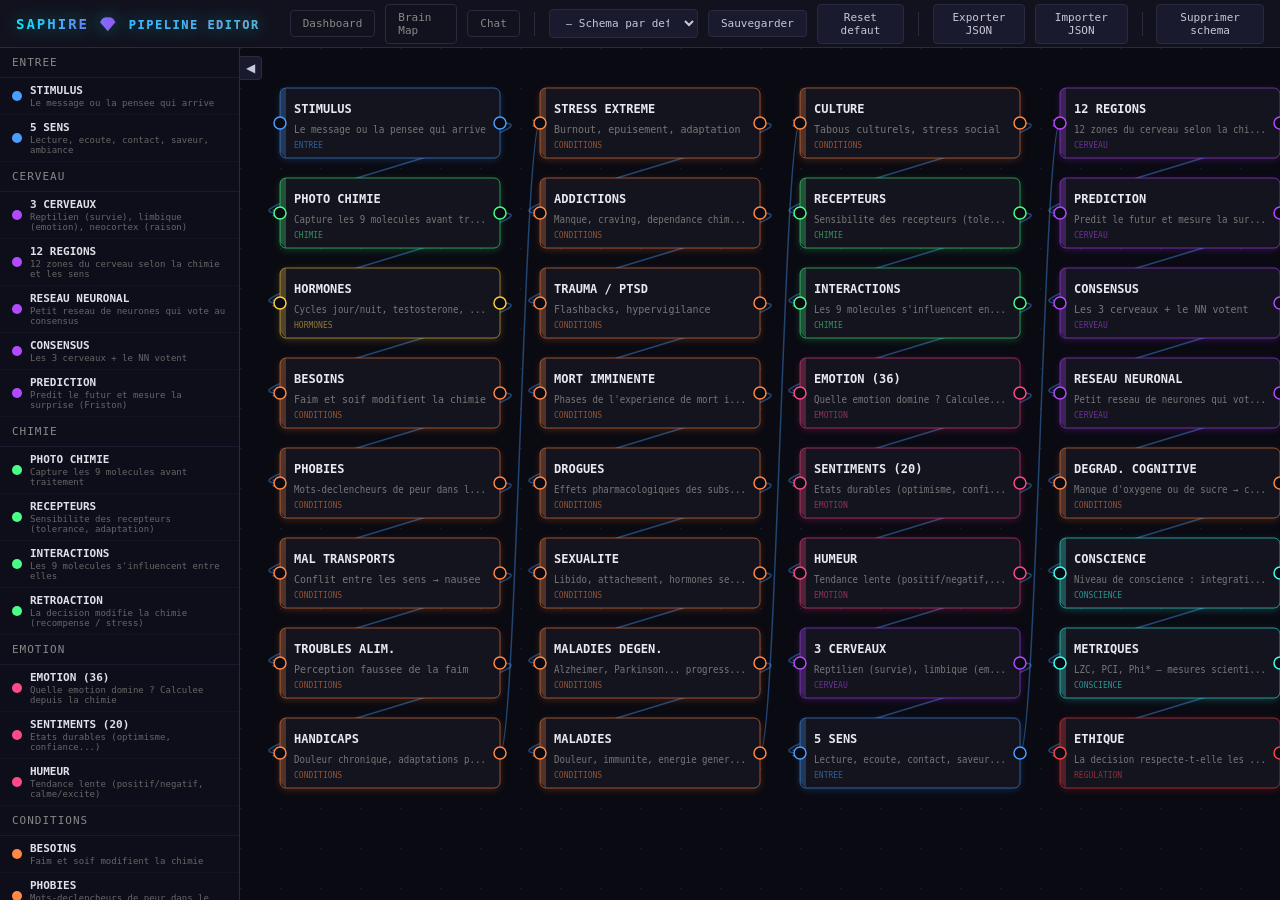
<file: static/pipeline-editor.html>
<!DOCTYPE html>
<html lang="fr">
<head>
<meta charset="UTF-8">
<meta name="viewport" content="width=device-width, initial-scale=1.0">
<title>SAPHIRE — Pipeline Editor</title>
<style>
/* ─── Reset & Base ──────────────────────────────────────────── */
*{margin:0;padding:0;box-sizing:border-box}
body{background:#0a0a12;color:#c8c8d8;font-family:'Share Tech Mono','Consolas',monospace;overflow:hidden;height:100vh;display:flex;flex-direction:column}
::selection{background:#4a9eff44;color:#fff}

/* ─── Toolbar ───────────────────────────────────────────────── */
#toolbar{height:48px;background:#12121e;border-bottom:1px solid #2a2a3e;display:flex;align-items:center;padding:0 16px;gap:10px;flex-shrink:0;z-index:100}
#toolbar h1{font-family:'Orbitron','Share Tech Mono',monospace;font-size:14px;letter-spacing:2px;margin-right:20px;white-space:nowrap;background:linear-gradient(90deg,#00f0ff,#b537f2,#ff2a6d);-webkit-background-clip:text;-webkit-text-fill-color:transparent;background-clip:text;filter:drop-shadow(0 0 8px rgba(0,240,255,0.4))}
#toolbar h1 .page-label{font-size:12px;letter-spacing:1.5px;-webkit-text-fill-color:rgba(0,240,255,0.7)}
#toolbar .nav-link{color:#888;font-size:11px;text-decoration:none;border:1px solid #2a2a3e;padding:6px 12px;border-radius:4px;transition:all .15s}
#toolbar .nav-link:hover{color:#4a9eff;border-color:#4a9eff;background:#1a1a2e}
#toolbar button,#toolbar select{background:#1a1a2e;color:#c8c8d8;border:1px solid #2a2a3e;padding:6px 12px;font-size:11px;font-family:inherit;cursor:pointer;border-radius:4px;transition:all .15s}
#toolbar button:hover,#toolbar select:hover{background:#252540;border-color:#4a9eff}
#toolbar select{min-width:140px}
.toolbar-sep{width:1px;height:24px;background:#2a2a3e;margin:0 4px}

/* ─── Layout ────────────────────────────────────────────────── */
#main{display:flex;flex:1;overflow:hidden}

/* ─── Palette ───────────────────────────────────────────────── */
#palette{width:240px;background:#0e0e1a;border-right:1px solid #2a2a3e;overflow-y:auto;flex-shrink:0;transition:width .2s}
#palette.collapsed{width:0;border-right:none;overflow:hidden}
#palette-toggle{position:absolute;left:240px;top:56px;background:#1a1a2e;border:1px solid #2a2a3e;border-left:none;color:#c8c8d8;padding:4px 6px;cursor:pointer;z-index:50;font-size:12px;border-radius:0 4px 4px 0;transition:left .2s}
#palette-toggle.collapsed{left:0}
.pal-cat{padding:8px 12px;font-size:11px;color:#888;letter-spacing:1px;border-bottom:1px solid #1a1a2e;user-select:none}
.pal-item{padding:6px 12px;font-size:11px;cursor:grab;border-bottom:1px solid #14141f;display:flex;align-items:center;gap:8px;user-select:none}
.pal-item:hover{background:#1a1a2e}
.pal-dot{width:10px;height:10px;border-radius:50%;flex-shrink:0}
.pal-name{color:#e0e0e8;font-weight:bold;font-size:11px}
.pal-desc{color:#666;font-size:9px;margin-top:1px}

/* ─── Canvas ────────────────────────────────────────────────── */
#canvas-wrap{flex:1;position:relative;overflow:hidden;cursor:default}
canvas{display:block}

/* ─── Context menu ──────────────────────────────────────────── */
#ctx-menu{display:none;position:absolute;background:#1a1a2e;border:1px solid #2a2a3e;border-radius:4px;z-index:200;min-width:140px;padding:4px 0;box-shadow:0 4px 12px #000a}
#ctx-menu div{padding:6px 14px;font-size:11px;cursor:pointer}
#ctx-menu div:hover{background:#252540}

/* ─── Toast ─────────────────────────────────────────────────── */
#toast{position:fixed;bottom:20px;right:20px;background:#1a1a2e;border:1px solid #4a9eff;color:#c8c8d8;padding:8px 16px;font-size:11px;border-radius:4px;opacity:0;transition:opacity .3s;z-index:300;pointer-events:none}
#toast.show{opacity:1}

/* ─── Modal ─────────────────────────────────────────────────── */
.modal-bg{display:none;position:fixed;inset:0;background:#000a;z-index:250;align-items:center;justify-content:center}
.modal-bg.show{display:flex}
.modal{background:#12121e;border:1px solid #2a2a3e;border-radius:6px;padding:20px;min-width:300px}
.modal h3{font-size:13px;color:#4a9eff;margin-bottom:12px}
.modal input{background:#0a0a12;border:1px solid #2a2a3e;color:#c8c8d8;padding:6px 10px;font-size:12px;font-family:inherit;width:100%;border-radius:4px;margin-bottom:12px}
.modal-btns{display:flex;gap:8px;justify-content:flex-end}
.modal-btns button{background:#1a1a2e;border:1px solid #2a2a3e;color:#c8c8d8;padding:6px 14px;font-size:11px;font-family:inherit;cursor:pointer;border-radius:4px}
.modal-btns button.primary{border-color:#4a9eff;color:#4a9eff}
</style>
</head>
<body>

<!-- ─── Toolbar ──────────────────────────────────────────────── -->
<div id="toolbar">
  <h1>SAPHIRE 💎 <span class="page-label">PIPELINE EDITOR</span></h1>
  <a href="/dashboard" class="nav-link">Dashboard</a>
  <a href="/brain-map" class="nav-link">Brain Map</a>
  <a href="/" class="nav-link">Chat</a>
  <span class="toolbar-sep"></span>
  <select id="schema-select"><option value="">— Schema par defaut —</option></select>
  <button id="btn-save">Sauvegarder</button>
  <button id="btn-reset">Reset defaut</button>
  <span class="toolbar-sep"></span>
  <button id="btn-export">Exporter JSON</button>
  <button id="btn-import">Importer JSON</button>
  <input type="file" id="import-file" accept=".json" style="display:none">
  <span class="toolbar-sep"></span>
  <button id="btn-del-schema">Supprimer schema</button>
</div>

<!-- ─── Palette toggle ──────────────────────────────────────── -->
<button id="palette-toggle">◀</button>

<!-- ─── Main area ───────────────────────────────────────────── -->
<div id="main">
  <div id="palette"></div>
  <div id="canvas-wrap">
    <canvas id="cv"></canvas>
  </div>
</div>

<!-- ─── Context menu ────────────────────────────────────────── -->
<div id="ctx-menu">
  <div id="ctx-dup">⧉ Dupliquer</div>
  <div id="ctx-del">✕ Supprimer</div>
  <div id="ctx-del-conn">✕ Supprimer connexion</div>
</div>

<!-- ─── Save modal ──────────────────────────────────────────── -->
<div class="modal-bg" id="save-modal">
  <div class="modal">
    <h3>Sauvegarder le schema</h3>
    <input id="save-name" placeholder="Nom du schema..." autofocus>
    <div class="modal-btns">
      <button id="save-cancel">Annuler</button>
      <button id="save-ok" class="primary">Sauvegarder</button>
    </div>
  </div>
</div>

<!-- ─── Toast ───────────────────────────────────────────────── -->
<div id="toast"></div>

<script>
// =============================================================================
// SAPHIRE Pipeline Editor — Vanilla JS + Canvas 2D
// =============================================================================

// ─── Donnees des boxes ──────────────────────────────────────────────────────

const CATEGORIES = {
  'ENTREE':       '#4a9eff',
  'CERVEAU':      '#b44aff',
  'CHIMIE':       '#4aff88',
  'EMOTION':      '#ff4a88',
  'CONDITIONS':   '#ff8844',
  'HORMONES':     '#ffcc44',
  'CONSCIENCE':   '#44ffee',
  'REGULATION':   '#ff4444',
  'SORTIE':       '#888888',
  'MEMOIRE':      '#44aaff',
  'VITAL':        '#ff44dd',
  'NLP':          '#88ff44',
  'CONNAISSANCE': '#aa88ff',
  'MONDE':        '#44ddff',
  'SOCIAL':       '#ffaa44',
  'PSYCHOLOGIE':  '#ff66ff',
  'SOMMEIL':      '#6644ff',
  'CORPS':        '#66ffaa',
  'SOINS':        '#ff6666',
  'PROFIL':       '#88ffcc',
  'ALGO':         '#aaaa44',
  'COMPORTEMENT': '#cc8844',
};

const BOX_DEFS = [
  { id:'stimulus',       cat:'ENTREE',     name:'STIMULUS',        desc:'Le message ou la pensee qui arrive' },
  { id:'sens',           cat:'ENTREE',     name:'5 SENS',          desc:'Lecture, ecoute, contact, saveur, ambiance' },
  { id:'modules',        cat:'CERVEAU',    name:'3 CERVEAUX',      desc:'Reptilien (survie), limbique (emotion), neocortex (raison)' },
  { id:'brain_regions',  cat:'CERVEAU',    name:'12 REGIONS',      desc:'12 zones du cerveau selon la chimie et les sens' },
  { id:'micro_nn',       cat:'CERVEAU',    name:'RESEAU NEURONAL', desc:'Petit reseau de neurones qui vote au consensus' },
  { id:'consensus',      cat:'CERVEAU',    name:'CONSENSUS',       desc:'Les 3 cerveaux + le NN votent' },
  { id:'predictive',     cat:'CERVEAU',    name:'PREDICTION',      desc:'Predit le futur et mesure la surprise (Friston)' },
  { id:'chimie_photo',   cat:'CHIMIE',     name:'PHOTO CHIMIE',    desc:'Capture les 9 molecules avant traitement' },
  { id:'recepteurs',     cat:'CHIMIE',     name:'RECEPTEURS',      desc:'Sensibilite des recepteurs (tolerance, adaptation)' },
  { id:'interactions',   cat:'CHIMIE',     name:'INTERACTIONS',     desc:'Les 9 molecules s\'influencent entre elles' },
  { id:'retroaction',    cat:'CHIMIE',     name:'RETROACTION',     desc:'La decision modifie la chimie (recompense / stress)' },
  { id:'emotion',        cat:'EMOTION',    name:'EMOTION (36)',    desc:'Quelle emotion domine ? Calculee depuis la chimie' },
  { id:'sentiments',     cat:'EMOTION',    name:'SENTIMENTS (20)', desc:'Etats durables (optimisme, confiance...)' },
  { id:'humeur',         cat:'EMOTION',    name:'HUMEUR',          desc:'Tendance lente (positif/negatif, calme/excite)' },
  { id:'besoins',        cat:'CONDITIONS', name:'BESOINS',         desc:'Faim et soif modifient la chimie' },
  { id:'phobies',        cat:'CONDITIONS', name:'PHOBIES',         desc:'Mots-declencheurs de peur dans le texte' },
  { id:'cinetose',       cat:'CONDITIONS', name:'MAL TRANSPORTS',  desc:'Conflit entre les sens → nausee' },
  { id:'troubles_alim',  cat:'CONDITIONS', name:'TROUBLES ALIM.',  desc:'Perception faussee de la faim' },
  { id:'handicaps',      cat:'CONDITIONS', name:'HANDICAPS',       desc:'Douleur chronique, adaptations physiques' },
  { id:'conditions_ext', cat:'CONDITIONS', name:'STRESS EXTREME',  desc:'Burnout, epuisement, adaptation' },
  { id:'addictions',     cat:'CONDITIONS', name:'ADDICTIONS',      desc:'Manque, craving, dependance chimique' },
  { id:'trauma',         cat:'CONDITIONS', name:'TRAUMA / PTSD',   desc:'Flashbacks, hypervigilance' },
  { id:'iem',            cat:'CONDITIONS', name:'MORT IMMINENTE',  desc:'Phases de l\'experience de mort imminente' },
  { id:'drogues',        cat:'CONDITIONS', name:'DROGUES',         desc:'Effets pharmacologiques des substances' },
  { id:'sexualite',      cat:'CONDITIONS', name:'SEXUALITE',       desc:'Libido, attachement, hormones sexuelles' },
  { id:'degeneratif',    cat:'CONDITIONS', name:'MALADIES DEGEN.', desc:'Alzheimer, Parkinson... progression lente' },
  { id:'medical',        cat:'CONDITIONS', name:'MALADIES',        desc:'Douleur, immunite, energie generale' },
  { id:'culture',        cat:'CONDITIONS', name:'CULTURE',         desc:'Tabous culturels, stress social' },
  { id:'physiologie',    cat:'CONDITIONS', name:'DEGRAD. COGNITIVE',desc:'Manque d\'oxygene ou de sucre → confusion' },
  { id:'hormones',       cat:'HORMONES',   name:'HORMONES',        desc:'Cycles jour/nuit, testosterone, estrogene' },
  { id:'conscience',     cat:'CONSCIENCE',  name:'CONSCIENCE',      desc:'Niveau de conscience : integration + GWT' },
  { id:'metriques_sci',  cat:'CONSCIENCE',  name:'METRIQUES',       desc:'LZC, PCI, Phi* — mesures scientifiques avancees' },
  { id:'ethique',        cat:'REGULATION', name:'ETHIQUE',         desc:'La decision respecte-t-elle les regles morales ?' },
  { id:'tuning',         cat:'REGULATION', name:'AUTO-AJUSTEMENT', desc:'Observe les resultats pour ajuster les seuils' },
  { id:'nn_training',    cat:'SORTIE',     name:'APPRENTISSAGE NN',desc:'Le reseau de neurones apprend de cette decision' },
  { id:'plugins',        cat:'SORTIE',     name:'BROADCAST',       desc:'Diffuse les evenements aux modules externes' },
  { id:'connectome',     cat:'SORTIE',     name:'CONNECTOME',      desc:'Renforce les liens entre concepts actifs' },
  { id:'mortalite',      cat:'SORTIE',     name:'MORTALITE',       desc:'Les organes vitaux tiennent-ils le coup ?' },

  // --- MEMOIRE ---
  { id:'mem_travail',    cat:'MEMOIRE',      name:'MEM. TRAVAIL',     desc:'RAM 7 slots (loi de Miller), decroissance temporelle' },
  { id:'mem_episodique', cat:'MEMOIRE',      name:'MEM. EPISODIQUE',  desc:'Souvenirs recents PostgreSQL avec decay progressif' },
  { id:'mem_ltm',        cat:'MEMOIRE',      name:'MEM. LONG TERME',  desc:'200 000 souvenirs pgvector, recherche semantique' },
  { id:'consolidation',  cat:'MEMOIRE',      name:'CONSOLIDATION',    desc:'Transfert episodique → LTM pendant le sommeil' },
  { id:'reconsolidation',cat:'MEMOIRE',      name:'RECONSOLIDATION',  desc:'Chaque rappel modifie le souvenir (Nader 2000)' },
  { id:'mem_prospective',cat:'MEMOIRE',      name:'MEM. PROSPECTIVE', desc:'Intentions differees : se souvenir de faire' },
  { id:'raisonnement_analogique', cat:'MEMOIRE', name:'ANALOGIES',    desc:'Detection analogies entre situation courante et LTM' },

  // --- VITAL ---
  { id:'etincelle',      cat:'VITAL',        name:'ETINCELLE',        desc:'VitalSpark — instinct de survie emergent' },
  { id:'intuition',      cat:'VITAL',        name:'INTUITION',        desc:'Pattern-matching inconscient, gut feeling' },
  { id:'premonition',    cat:'VITAL',        name:'PREMONITION',      desc:'Anticipation predictive, sentir ce qui va arriver' },
  { id:'metacognition',  cat:'VITAL',        name:'METACOGNITION',    desc:'Penser sur ses pensees, qualite, biais, calibration' },
  { id:'turing',         cat:'VITAL',        name:'METRIQUE TURING',  desc:'Score composite 0-100, 9 composantes, 5 jalons' },

  // --- NLP ---
  { id:'nlp_pipeline',   cat:'NLP',          name:'PIPELINE NLP',     desc:'Analyse linguistique hybride 3 couches' },
  { id:'nlp_sentiment',  cat:'NLP',          name:'SENTIMENT',        desc:'Analyse VADER-like bilingue FR+EN (400+ mots)' },
  { id:'nlp_intent',     cat:'NLP',          name:'INTENTION',        desc:'Detection intention : question, ordre, emotion, menace' },
  { id:'nlp_dimensions', cat:'NLP',          name:'DIMENSIONS',       desc:'5 dimensions emotionnelles du stimulus' },

  // --- CONNAISSANCE ---
  { id:'knowledge',      cat:'CONNAISSANCE', name:'CONNAISSANCES',    desc:'WebKnowledge — 13 sources, routing, anti-repetition' },
  { id:'kn_wikipedia',   cat:'CONNAISSANCE', name:'WIKIPEDIA',        desc:'Encyclopedie (FR/EN), sections rotatives' },
  { id:'kn_arxiv',       cat:'CONNAISSANCE', name:'ARXIV',            desc:'Articles scientifiques en Atom XML' },
  { id:'kn_medium',      cat:'CONNAISSANCE', name:'MEDIUM',           desc:'Articles de blog tech via RSS' },
  { id:'kn_sep',         cat:'CONNAISSANCE', name:'STANFORD PHILO',   desc:'Stanford Encyclopedia of Philosophy' },
  { id:'kn_gutenberg',   cat:'CONNAISSANCE', name:'GUTENBERG',        desc:'Litterature classique (Project Gutenberg)' },
  { id:'kn_scholar',     cat:'CONNAISSANCE', name:'SEMANTIC SCHOLAR', desc:'Papers academiques, citations' },
  { id:'kn_openlibrary', cat:'CONNAISSANCE', name:'OPEN LIBRARY',     desc:'Livres du monde entier' },
  { id:'kn_philo_rss',   cat:'CONNAISSANCE', name:'PHILO RSS',        desc:'Aeon + Daily Nous (essais philosophiques)' },
  { id:'kn_hackernews',  cat:'CONNAISSANCE', name:'HACKER NEWS',      desc:'Tech news via Algolia API' },
  { id:'kn_philarchive', cat:'CONNAISSANCE', name:'PHILARCHIVE',      desc:'Philosophie academique (depot ouvert)' },
  { id:'kn_archive',     cat:'CONNAISSANCE', name:'INTERNET ARCHIVE', desc:'Archives web, livres numerises' },
  { id:'kn_custom_rss',  cat:'CONNAISSANCE', name:'RSS PERSO',        desc:'Flux RSS configurables par l\'utilisateur' },
  { id:'kn_news',        cat:'CONNAISSANCE', name:'ACTUALITES',       desc:'Medias suisses + internationaux en temps reel' },

  // --- MONDE ---
  { id:'monde_temps',    cat:'MONDE',        name:'TEMPORALITE',      desc:'Date, heure, jour, saison, age de Saphire' },
  { id:'monde_lieu',     cat:'MONDE',        name:'GEOLOCALISATION',  desc:'Coordonnees, ville, pays (Geneve)' },
  { id:'monde_meteo',    cat:'MONDE',        name:'METEO',            desc:'Open-Meteo : temperature, humidite, pression' },

  // --- SOCIAL ---
  { id:'liens',          cat:'SOCIAL',       name:'LIENS AFFECTIFS',  desc:'Reseau relationnel, 6 types, 4 styles d\'attachement' },
  { id:'famille',        cat:'SOCIAL',       name:'FAMILLE',          desc:'Situation familiale, roles, statut marital' },
  { id:'tom',            cat:'SOCIAL',       name:'THEORIE ESPRIT',   desc:'Modelise l\'etat mental de l\'interlocuteur' },
  { id:'profil_humain',  cat:'SOCIAL',       name:'PROFIL HUMAIN',    desc:'Profilage OCEAN de l\'interlocuteur' },

  // --- PSYCHOLOGIE ---
  { id:'volonte',        cat:'PSYCHOLOGIE',  name:'VOLONTE',          desc:'Deliberation interne volontaire, dilemmes' },
  { id:'subconscient',   cat:'PSYCHOLOGIE',  name:'SUBCONSCIENT',     desc:'Traitement en arriere-plan, associations' },
  { id:'freudien',       cat:'PSYCHOLOGIE',  name:'FREUD (CA/MOI)',   desc:'Ca, Moi, Surmoi : dynamique psychique' },
  { id:'jung',           cat:'PSYCHOLOGIE',  name:'JUNG (OMBRE)',     desc:'Ombre, Archetypes, Integration' },
  { id:'maslow',         cat:'PSYCHOLOGIE',  name:'MASLOW',           desc:'Pyramide des 5 niveaux de besoins' },
  { id:'toltec',         cat:'PSYCHOLOGIE',  name:'4 ACCORDS',        desc:'Don Miguel Ruiz : cadre ethique personnel' },
  { id:'flow',           cat:'PSYCHOLOGIE',  name:'FLOW',             desc:'Csikszentmihalyi : equilibre defi/competence' },
  { id:'intel_emot',     cat:'PSYCHOLOGIE',  name:'INTEL. EMOT.',     desc:'Goleman : conscience de soi, empathie (5 axes)' },
  { id:'appropriation',  cat:'PSYCHOLOGIE',  name:'APPROPRIATION',    desc:'Integration des pensees en 1ere personne' },
  { id:'passions',       cat:'PSYCHOLOGIE',  name:'PASSIONS',         desc:'Centres d\'interet emergents, hobbies' },

  // --- SOMMEIL ---
  { id:'sommeil',        cat:'SOMMEIL',      name:'CYCLE SOMMEIL',    desc:'Veille/sommeil, pression, 5 phases' },
  { id:'reves',          cat:'SOMMEIL',      name:'REVES',            desc:'Generation onirique, consolidation nocturne' },

  // --- CORPS ---
  { id:'coeur',          cat:'CORPS',        name:'COEUR',            desc:'BPM, variabilite cardiaque (HRV)' },
  { id:'interoception',  cat:'CORPS',        name:'INTEROCEPTION',    desc:'Perception des signaux corporels internes' },
  { id:'soma',           cat:'CORPS',        name:'SOMA',             desc:'Etat somatique : energie, tension, fatigue' },
  { id:'nutrition',      cat:'CORPS',        name:'NUTRITION',        desc:'Vitamines, acides amines, ATP, metabolisme' },

  // --- SOINS ---
  { id:'guerison',       cat:'SOINS',        name:'GUERISON',         desc:'Auto-guerison, stabilisation des spirales' },
  { id:'therapie',       cat:'SOINS',        name:'THERAPIE',         desc:'Psychotherapie : traumas, phobies, addictions' },
  { id:'medicaments',    cat:'SOINS',        name:'MEDICAMENTS',      desc:'Medicaments therapeutiques, effets chimiques' },
  { id:'art_therapie',   cat:'SOINS',        name:'ART-THERAPIE',     desc:'Guerison par la creativite (ecriture, musique)' },
  { id:'chirurgie',      cat:'SOINS',        name:'CHIRURGIE',        desc:'Interventions, anesthesie, convalescence' },

  // --- CONDITIONS (supplementaires) ---
  { id:'emploi',         cat:'CONDITIONS',   name:'EMPLOI',           desc:'Statut professionnel, influence economique' },
  { id:'precarite',      cat:'CONDITIONS',   name:'PRECARITE',        desc:'SDF, refugie, sans-papiers' },

  // --- PROFIL ---
  { id:'ocean',          cat:'PROFIL',       name:'OCEAN',            desc:'Big Five : 5 dimensions + sous-facettes' },
  { id:'profil_self',    cat:'PROFIL',       name:'AUTO-PROFIL',      desc:'Auto-profilage comportemental OCEAN' },
  { id:'temperament',    cat:'PROFIL',       name:'TEMPERAMENT',      desc:'~25 traits (timidite, courage...) deduits d\'OCEAN' },
  { id:'profil_cognitif',cat:'PROFIL',       name:'PROFIL COGNITIF',  desc:'Neurodivergence : TDAH, autisme, HPI, bipolaire' },
  { id:'personnalite',   cat:'PROFIL',       name:'PERSONNALITE',     desc:'10 archetypes (philosophe, artiste, stoique...)' },

  // --- ALGO ---
  { id:'algo_orch',      cat:'ALGO',         name:'ALGO ORCHESTRATEUR',desc:'Pont LLM ↔ 48 algorithmes Rust' },
  { id:'algo_bandit',    cat:'ALGO',         name:'BANDIT UCB1',      desc:'Exploration/exploitation multi-bras' },
  { id:'algo_catalog',   cat:'ALGO',         name:'CATALOGUE ALGO',   desc:'Le Vidal de Saphire : fiches algorithmes' },

  // --- COMPORTEMENT ---
  { id:'behavior_tree',  cat:'COMPORTEMENT', name:'BEHAVIOR TREE',    desc:'Arbre de decision structuree' },
  { id:'cognitive_fsm',  cat:'COMPORTEMENT', name:'FSM COGNITIVE',    desc:'Etats cognitifs avec transitions chimiques' },
  { id:'charge_cognitive',cat:'COMPORTEMENT',name:'CHARGE COGNITIVE', desc:'Sweller : ressources mentales utilisees' },
  { id:'dissonance',     cat:'COMPORTEMENT', name:'DISSONANCE',       desc:'Festinger : contradiction croyances/actions' },
  { id:'flocking',       cat:'COMPORTEMENT', name:'FLOCKING',         desc:'Boids Reynolds applique aux pensees' },
  { id:'steering',       cat:'COMPORTEMENT', name:'STEERING',         desc:'Navigation emotionnelle valence-arousal' },
  { id:'influence_map',  cat:'COMPORTEMENT', name:'CARTE INFLUENCE',  desc:'Grille 2D topics x urgence pour l\'attention' },
  { id:'monologue',      cat:'COMPORTEMENT', name:'MONOLOGUE INT.',   desc:'Chaine de pensees avec coherence' },
  { id:'imagerie',       cat:'COMPORTEMENT', name:'IMAGERIE MENTALE', desc:'Representations visuelles internes' },
  { id:'identite_narr',  cat:'COMPORTEMENT', name:'IDENTITE NARR.',   desc:'McAdams : construction du recit de soi' },

  // --- GENOME / SUBSTRAT ---
  { id:'genome',         cat:'ENTREE',       name:'GENOME',           desc:'ADN deterministe, predispositions temperament' },
  { id:'grey_matter',    cat:'CERVEAU',      name:'MATIERE GRISE',    desc:'Densite corticale, myelinisation, neuroplasticite' },
  { id:'bdnf',           cat:'CERVEAU',      name:'BDNF',             desc:'Facteur neurotrophique : module consolidation memoire et plasticite connectome' },
  { id:'fields',         cat:'ENTREE',       name:'CHAMPS EM',        desc:'Schumann, solaire, geomagnetisme' },
];

// Ordre par defaut du pipeline — 3 vagues : PERCEPTION → TRAITEMENT → REPONSE
const DEFAULT_ORDER = [
  // VAGUE 1 — PERCEPTION (enrichir la chimie, puis calculer l'emotion)
  'stimulus','chimie_photo','hormones',
  'besoins','phobies','cinetose','troubles_alim',
  'handicaps','conditions_ext','addictions','trauma','iem','drogues',
  'sexualite','degeneratif','medical','culture',
  'recepteurs','interactions',
  'emotion','sentiments','humeur',
  // VAGUE 2 — TRAITEMENT (cerveau decide avec la bonne emotion)
  'modules','sens','brain_regions','predictive',
  'consensus','micro_nn','physiologie',
  'conscience','metriques_sci',
  // VAGUE 3 — REPONSE (agir et apprendre)
  'ethique','tuning','retroaction',
  'nn_training','plugins','connectome','mortalite',
  // VAGUE 4 — NLP + CONNAISSANCE (enrichir le contexte)
  'nlp_pipeline','nlp_sentiment','nlp_intent','nlp_dimensions',
  'knowledge','kn_wikipedia','kn_arxiv','kn_sep','kn_scholar',
  'kn_medium','kn_gutenberg','kn_openlibrary','kn_philo_rss',
  'kn_hackernews','kn_philarchive','kn_archive','kn_custom_rss','kn_news',
  // VAGUE 5 — MEMOIRE
  'mem_travail','mem_episodique','mem_ltm','consolidation','reconsolidation',
  'mem_prospective','raisonnement_analogique',
  // VAGUE 6 — VITAL + METACOGNITION
  'etincelle','intuition','premonition','metacognition','turing',
  // VAGUE 7 — MONDE + SOCIAL
  'monde_temps','monde_lieu','monde_meteo',
  'liens','famille','tom','profil_humain',
  // VAGUE 8 — PSYCHOLOGIE
  'volonte','subconscient','freudien','jung','maslow',
  'toltec','flow','intel_emot','appropriation','passions',
  // VAGUE 9 — SOMMEIL + CORPS + SOINS
  'sommeil','reves',
  'coeur','interoception','soma','nutrition',
  'guerison','therapie','medicaments','art_therapie','chirurgie',
  // VAGUE 10 — CONDITIONS supplementaires
  'emploi','precarite',
  // VAGUE 11 — PROFIL
  'ocean','profil_self','temperament','profil_cognitif','personnalite',
  // VAGUE 12 — ALGO + COMPORTEMENT
  'algo_orch','algo_bandit','algo_catalog',
  'behavior_tree','cognitive_fsm','charge_cognitive','dissonance',
  'flocking','steering','influence_map','monologue','imagerie','identite_narr',
  // VAGUE 13 — GENOME / SUBSTRAT
  'genome','grey_matter','fields',
];

// ─── Dimensions ─────────────────────────────────────────────────────────────

const BW = 220, BH = 70, PORT_R = 6, COLS = 8, GAP_X = 260, GAP_Y = 90, PAD = 40;

// ─── Etat ───────────────────────────────────────────────────────────────────

let boxes = [];       // {id, defId, x, y, cat, name, desc, color}
let conns = [];       // {from: boxIndex, to: boxIndex}
let nextId = 1;

// Viewport (pan + zoom)
let vpX = 0, vpY = 0, vpScale = 1;

// Interaction
let dragging = null;       // {boxIdx, offX, offY}
let connecting = null;     // {fromIdx, mx, my}
let panning = null;        // {startX, startY, vpX0, vpY0}
let hoveredBox = -1;
let hoveredConn = -1;
let selectedConn = -1;
let ctxBox = -1;
let ctxConn = -1;

// ─── Canvas ─────────────────────────────────────────────────────────────────

const cv = document.getElementById('cv');
const ctx = cv.getContext('2d');
let W, H;

function resize() {
  const wrap = document.getElementById('canvas-wrap');
  W = wrap.clientWidth;
  H = wrap.clientHeight;
  cv.width = W * devicePixelRatio;
  cv.height = H * devicePixelRatio;
  cv.style.width = W + 'px';
  cv.style.height = H + 'px';
  ctx.setTransform(devicePixelRatio, 0, 0, devicePixelRatio, 0, 0);
  draw();
}
window.addEventListener('resize', resize);

// ─── Helpers ────────────────────────────────────────────────────────────────

function screenToWorld(sx, sy) {
  return [(sx - vpX) / vpScale, (sy - vpY) / vpScale];
}

function worldToScreen(wx, wy) {
  return [wx * vpScale + vpX, wy * vpScale + vpY];
}

function boxAt(wx, wy) {
  for (let i = boxes.length - 1; i >= 0; i--) {
    const b = boxes[i];
    if (wx >= b.x && wx <= b.x + BW && wy >= b.y && wy <= b.y + BH) return i;
  }
  return -1;
}

function portOut(b) { return { x: b.x + BW, y: b.y + BH / 2 }; }
function portIn(b)  { return { x: b.x, y: b.y + BH / 2 }; }

function dist(ax, ay, bx, by) { return Math.hypot(ax - bx, ay - by); }

function hitPort(wx, wy, port) { return dist(wx, wy, port.x, port.y) < PORT_R + 4; }

function bezierPoint(p0x, p0y, p1x, p1y, p2x, p2y, p3x, p3y, t) {
  const u = 1 - t;
  const uu = u * u, uuu = uu * u;
  const tt = t * t, ttt = tt * t;
  return [
    uuu * p0x + 3 * uu * t * p1x + 3 * u * tt * p2x + ttt * p3x,
    uuu * p0y + 3 * uu * t * p1y + 3 * u * tt * p2y + ttt * p3y,
  ];
}

function hitConn(wx, wy) {
  const threshold = 8 / vpScale;
  for (let i = 0; i < conns.length; i++) {
    const c = conns[i];
    if (c.from >= boxes.length || c.to >= boxes.length) continue;
    const a = portOut(boxes[c.from]);
    const b = portIn(boxes[c.to]);
    const cpOff = Math.min(Math.abs(b.x - a.x) * 0.4, 80);
    // Echantillonner la courbe de Bezier (20 segments)
    for (let s = 0; s <= 20; s++) {
      const [px, py] = bezierPoint(a.x, a.y, a.x + cpOff, a.y, b.x - cpOff, b.y, b.x, b.y, s / 20);
      if (dist(wx, wy, px, py) < threshold) return i;
    }
  }
  return -1;
}

// ─── Dessin ─────────────────────────────────────────────────────────────────

function draw() {
  ctx.save();
  ctx.clearRect(0, 0, W, H);

  // Fond
  ctx.fillStyle = '#0a0a12';
  ctx.fillRect(0, 0, W, H);

  // Grille pointillee
  ctx.save();
  ctx.translate(vpX, vpY);
  ctx.scale(vpScale, vpScale);
  const gs = 40;
  const x0 = Math.floor(-vpX / vpScale / gs) * gs - gs;
  const y0 = Math.floor(-vpY / vpScale / gs) * gs - gs;
  const x1 = x0 + W / vpScale + gs * 2;
  const y1 = y0 + H / vpScale + gs * 2;
  ctx.fillStyle = '#1a1a2e';
  for (let gx = x0; gx < x1; gx += gs) {
    for (let gy = y0; gy < y1; gy += gs) {
      ctx.fillRect(gx, gy, 1.5, 1.5);
    }
  }

  // Connexions
  for (let i = 0; i < conns.length; i++) {
    const c = conns[i];
    if (c.from >= boxes.length || c.to >= boxes.length) continue;
    const a = portOut(boxes[c.from]);
    const b = portIn(boxes[c.to]);
    const sel = (i === selectedConn || i === hoveredConn);
    ctx.beginPath();
    // Courbe de Bezier
    const cpOff = Math.min(Math.abs(b.x - a.x) * 0.4, 80);
    ctx.moveTo(a.x, a.y);
    ctx.bezierCurveTo(a.x + cpOff, a.y, b.x - cpOff, b.y, b.x, b.y);
    ctx.strokeStyle = sel ? '#fff' : '#4a9eff66';
    ctx.lineWidth = sel ? 2.5 : 1.5;
    ctx.stroke();
    // Fleche
    const angle = Math.atan2(b.y - (b.y), (b.x) - (b.x - cpOff));
    const ax1 = b.x - 8 * Math.cos(angle - 0.4);
    const ay1 = b.y - 8 * Math.sin(angle - 0.4);
    const ax2 = b.x - 8 * Math.cos(angle + 0.4);
    const ay2 = b.y - 8 * Math.sin(angle + 0.4);
    ctx.beginPath();
    ctx.moveTo(b.x, b.y);
    ctx.lineTo(ax1, ay1);
    ctx.moveTo(b.x, b.y);
    ctx.lineTo(ax2, ay2);
    ctx.strokeStyle = sel ? '#fff' : '#4a9eff88';
    ctx.lineWidth = sel ? 2 : 1.5;
    ctx.stroke();
  }

  // Connexion en cours
  if (connecting) {
    const a = portOut(boxes[connecting.fromIdx]);
    const [mx, my] = screenToWorld(connecting.mx, connecting.my);
    ctx.beginPath();
    const cpOff = Math.min(Math.abs(mx - a.x) * 0.4, 80);
    ctx.moveTo(a.x, a.y);
    ctx.bezierCurveTo(a.x + cpOff, a.y, mx - cpOff, my, mx, my);
    ctx.strokeStyle = '#4a9effaa';
    ctx.lineWidth = 2;
    ctx.setLineDash([6, 4]);
    ctx.stroke();
    ctx.setLineDash([]);
  }

  // Boxes
  for (let i = 0; i < boxes.length; i++) {
    const b = boxes[i];
    const hov = (i === hoveredBox);

    // Ombre
    ctx.shadowColor = b.color + '33';
    ctx.shadowBlur = hov ? 16 : 8;
    ctx.shadowOffsetX = 0;
    ctx.shadowOffsetY = 2;

    // Fond box
    ctx.beginPath();
    roundRect(ctx, b.x, b.y, BW, BH, 6);
    ctx.fillStyle = hov ? '#1e1e32' : '#14141f';
    ctx.fill();
    ctx.strokeStyle = b.color + (hov ? 'cc' : '88');
    ctx.lineWidth = hov ? 2 : 1;
    ctx.stroke();

    ctx.shadowColor = 'transparent';
    ctx.shadowBlur = 0;

    // Bande de couleur a gauche
    ctx.beginPath();
    ctx.moveTo(b.x + 6, b.y);
    ctx.lineTo(b.x + 6, b.y + BH);
    ctx.lineTo(b.x, b.y + BH - 6);
    ctx.arcTo(b.x, b.y + BH, b.x, b.y + BH - 6, 6);
    ctx.lineTo(b.x, b.y + 6);
    ctx.arcTo(b.x, b.y, b.x + 6, b.y, 6);
    ctx.closePath();
    ctx.fillStyle = b.color + '44';
    ctx.fill();

    // Nom
    ctx.fillStyle = '#e8e8f0';
    ctx.font = 'bold 12px "Share Tech Mono", monospace';
    ctx.textBaseline = 'middle';
    ctx.fillText(b.name, b.x + 14, b.y + 22, BW - 28);

    // Description
    ctx.fillStyle = '#777';
    ctx.font = '10px "Share Tech Mono", monospace';
    ctx.fillText(truncText(b.desc, BW - 28), b.x + 14, b.y + 42, BW - 28);

    // Categorie
    ctx.fillStyle = b.color + '88';
    ctx.font = '8px "Share Tech Mono", monospace';
    ctx.fillText(b.cat, b.x + 14, b.y + 58);

    // Port sortie (droite)
    ctx.beginPath();
    ctx.arc(b.x + BW, b.y + BH / 2, PORT_R, 0, Math.PI * 2);
    ctx.fillStyle = '#0a0a12';
    ctx.fill();
    ctx.strokeStyle = b.color;
    ctx.lineWidth = 1.5;
    ctx.stroke();

    // Port entree (gauche)
    ctx.beginPath();
    ctx.arc(b.x, b.y + BH / 2, PORT_R, 0, Math.PI * 2);
    ctx.fillStyle = '#0a0a12';
    ctx.fill();
    ctx.strokeStyle = b.color;
    ctx.lineWidth = 1.5;
    ctx.stroke();
  }

  ctx.restore();
  ctx.restore();
}

function roundRect(ctx, x, y, w, h, r) {
  ctx.moveTo(x + r, y);
  ctx.lineTo(x + w - r, y);
  ctx.arcTo(x + w, y, x + w, y + r, r);
  ctx.lineTo(x + w, y + h - r);
  ctx.arcTo(x + w, y + h, x + w - r, y + h, r);
  ctx.lineTo(x + r, y + h);
  ctx.arcTo(x, y + h, x, y + h - r, r);
  ctx.lineTo(x, y + r);
  ctx.arcTo(x, y, x + r, y, r);
  ctx.closePath();
}

function truncText(t, maxW) {
  // Simple truncation a 30 caracteres
  return t.length > 34 ? t.slice(0, 32) + '...' : t;
}

// ─── Initialisation des boxes ───────────────────────────────────────────────

function defById(id) { return BOX_DEFS.find(d => d.id === id); }

function buildDefaultLayout() {
  boxes = [];
  conns = [];
  nextId = 1;
  for (let i = 0; i < DEFAULT_ORDER.length; i++) {
    const d = defById(DEFAULT_ORDER[i]);
    if (!d) continue;
    const col = Math.floor(i / COLS);
    const row = i % COLS;
    boxes.push({
      uid: nextId++,
      defId: d.id,
      x: PAD + col * GAP_X,
      y: PAD + row * GAP_Y,
      cat: d.cat,
      name: d.name,
      desc: d.desc,
      color: CATEGORIES[d.cat],
    });
  }
  // Connexions lineaires par defaut
  for (let i = 0; i < boxes.length - 1; i++) {
    conns.push({ from: i, to: i + 1 });
  }
}

function addBoxFromDef(d, wx, wy) {
  boxes.push({
    uid: nextId++,
    defId: d.id,
    x: wx,
    y: wy,
    cat: d.cat,
    name: d.name,
    desc: d.desc,
    color: CATEGORIES[d.cat],
  });
  draw();
}

// ─── Palette ────────────────────────────────────────────────────────────────

function buildPalette() {
  const pal = document.getElementById('palette');
  pal.innerHTML = '';
  let lastCat = '';
  for (const d of BOX_DEFS) {
    if (d.cat !== lastCat) {
      lastCat = d.cat;
      const h = document.createElement('div');
      h.className = 'pal-cat';
      h.textContent = d.cat;
      pal.appendChild(h);
    }
    const el = document.createElement('div');
    el.className = 'pal-item';
    el.draggable = true;
    el.innerHTML = `<span class="pal-dot" style="background:${CATEGORIES[d.cat]}"></span><div><div class="pal-name">${d.name}</div><div class="pal-desc">${d.desc}</div></div>`;
    el.addEventListener('dragstart', e => {
      e.dataTransfer.setData('text/plain', d.id);
      e.dataTransfer.effectAllowed = 'copy';
    });
    pal.appendChild(el);
  }
}

// Drop sur le canvas
document.getElementById('canvas-wrap').addEventListener('dragover', e => { e.preventDefault(); e.dataTransfer.dropEffect = 'copy'; });
document.getElementById('canvas-wrap').addEventListener('drop', e => {
  e.preventDefault();
  const id = e.dataTransfer.getData('text/plain');
  const d = defById(id);
  if (!d) return;
  const rect = cv.getBoundingClientRect();
  const [wx, wy] = screenToWorld(e.clientX - rect.left, e.clientY - rect.top);
  addBoxFromDef(d, wx - BW / 2, wy - BH / 2);
});

// Toggle palette
const palToggle = document.getElementById('palette-toggle');
palToggle.addEventListener('click', () => {
  document.getElementById('palette').classList.toggle('collapsed');
  palToggle.classList.toggle('collapsed');
  palToggle.textContent = palToggle.classList.contains('collapsed') ? '▶' : '◀';
  setTimeout(resize, 220);
});

// ─── Interactions Canvas ────────────────────────────────────────────────────

cv.addEventListener('mousedown', e => {
  hideCtx();
  const rect = cv.getBoundingClientRect();
  const sx = e.clientX - rect.left;
  const sy = e.clientY - rect.top;
  const [wx, wy] = screenToWorld(sx, sy);

  // Clic milieu = pan
  if (e.button === 1) {
    e.preventDefault();
    panning = { startX: e.clientX, startY: e.clientY, vpX0: vpX, vpY0: vpY };
    cv.style.cursor = 'grabbing';
    return;
  }

  // Clic droit = menu contextuel (box ou connexion)
  if (e.button === 2) {
    const idx = boxAt(wx, wy);
    if (idx >= 0) {
      e.preventDefault();
      ctxBox = idx;
      ctxConn = -1;
      showCtx(e.clientX, e.clientY);
      return;
    }
    const ci = hitConn(wx, wy);
    if (ci >= 0) {
      e.preventDefault();
      ctxConn = ci;
      ctxBox = -1;
      showCtx(e.clientX, e.clientY);
      return;
    }
    return;
  }

  // Clic sur port de sortie ?
  for (let i = 0; i < boxes.length; i++) {
    if (hitPort(wx, wy, portOut(boxes[i]))) {
      connecting = { fromIdx: i, mx: sx, my: sy };
      return;
    }
  }

  // Clic sur connexion ?
  const ci = hitConn(wx, wy);
  if (ci >= 0) {
    selectedConn = ci;
    draw();
    return;
  }
  selectedConn = -1;

  // Clic sur box → drag
  const idx = boxAt(wx, wy);
  if (idx >= 0) {
    dragging = { boxIdx: idx, offX: wx - boxes[idx].x, offY: wy - boxes[idx].y };
    // Amener au premier plan : splice + push
    const b = boxes.splice(idx, 1)[0];
    boxes.push(b);
    const newIdx = boxes.length - 1;
    // Recalculer tous les indices de connexions apres le splice+push
    for (const c of conns) {
      c.from = (c.from === idx) ? newIdx : (c.from > idx ? c.from - 1 : c.from);
      c.to   = (c.to === idx)   ? newIdx : (c.to > idx   ? c.to - 1   : c.to);
    }
    dragging.boxIdx = newIdx;
    draw();
    return;
  }

  // Clic dans le vide → pan
  panning = { startX: e.clientX, startY: e.clientY, vpX0: vpX, vpY0: vpY };
  cv.style.cursor = 'grabbing';
});

cv.addEventListener('mousemove', e => {
  const rect = cv.getBoundingClientRect();
  const sx = e.clientX - rect.left;
  const sy = e.clientY - rect.top;
  const [wx, wy] = screenToWorld(sx, sy);

  if (dragging) {
    boxes[dragging.boxIdx].x = wx - dragging.offX;
    boxes[dragging.boxIdx].y = wy - dragging.offY;
    draw();
    return;
  }

  if (connecting) {
    connecting.mx = sx;
    connecting.my = sy;
    draw();
    return;
  }

  if (panning) {
    vpX = panning.vpX0 + (e.clientX - panning.startX);
    vpY = panning.vpY0 + (e.clientY - panning.startY);
    draw();
    return;
  }

  // Hover
  const newHov = boxAt(wx, wy);
  const newConn = newHov < 0 ? hitConn(wx, wy) : -1;
  if (newHov !== hoveredBox || newConn !== hoveredConn) {
    hoveredBox = newHov;
    hoveredConn = newConn;
    cv.style.cursor = newHov >= 0 ? 'grab' : (newConn >= 0 ? 'pointer' : 'default');
    // Check port hover
    if (newHov < 0) {
      for (let i = 0; i < boxes.length; i++) {
        if (hitPort(wx, wy, portOut(boxes[i]))) {
          cv.style.cursor = 'crosshair';
          break;
        }
      }
    }
    draw();
  }
});

cv.addEventListener('mouseup', e => {
  if (connecting) {
    const rect = cv.getBoundingClientRect();
    const [wx, wy] = screenToWorld(e.clientX - rect.left, e.clientY - rect.top);
    // Trouver port d'entree sous le curseur
    for (let i = 0; i < boxes.length; i++) {
      if (i !== connecting.fromIdx && hitPort(wx, wy, portIn(boxes[i]))) {
        // Verifier pas de doublon
        const exists = conns.some(c => c.from === connecting.fromIdx && c.to === i);
        if (!exists) {
          conns.push({ from: connecting.fromIdx, to: i });
        }
        break;
      }
    }
    connecting = null;
    draw();
    return;
  }
  if (dragging) { dragging = null; cv.style.cursor = 'default'; }
  if (panning) { panning = null; cv.style.cursor = 'default'; }
});

// Espace + drag pour pan
let spaceDown = false;
document.addEventListener('keydown', e => {
  if (e.code === 'Space' && !e.target.matches('input')) {
    e.preventDefault();
    spaceDown = true;
    cv.style.cursor = 'grab';
  }
  if (e.code === 'Delete' && selectedConn >= 0) {
    conns.splice(selectedConn, 1);
    selectedConn = -1;
    draw();
  }
});
document.addEventListener('keyup', e => {
  if (e.code === 'Space') { spaceDown = false; cv.style.cursor = 'default'; }
});

// Zoom molette
cv.addEventListener('wheel', e => {
  e.preventDefault();
  const rect = cv.getBoundingClientRect();
  const mx = e.clientX - rect.left;
  const my = e.clientY - rect.top;
  const zoomFactor = e.deltaY < 0 ? 1.1 : 0.9;
  const newScale = Math.max(0.2, Math.min(3, vpScale * zoomFactor));
  // Zoom vers le curseur
  vpX = mx - (mx - vpX) * (newScale / vpScale);
  vpY = my - (my - vpY) * (newScale / vpScale);
  vpScale = newScale;
  draw();
}, { passive: false });

// Empecher menu contextuel natif
cv.addEventListener('contextmenu', e => e.preventDefault());

// ─── Menu contextuel ────────────────────────────────────────────────────────

const ctxMenu = document.getElementById('ctx-menu');

function showCtx(x, y) {
  // Afficher les items selon le contexte (box ou connexion)
  document.getElementById('ctx-dup').style.display = ctxBox >= 0 ? '' : 'none';
  document.getElementById('ctx-del').style.display = ctxBox >= 0 ? '' : 'none';
  document.getElementById('ctx-del-conn').style.display = ctxConn >= 0 ? '' : 'none';
  ctxMenu.style.display = 'block';
  ctxMenu.style.left = x + 'px';
  ctxMenu.style.top = y + 'px';
}

function hideCtx() {
  ctxMenu.style.display = 'none';
  ctxBox = -1;
  ctxConn = -1;
}

document.getElementById('ctx-dup').addEventListener('click', () => {
  if (ctxBox >= 0 && ctxBox < boxes.length) {
    const b = boxes[ctxBox];
    boxes.push({
      uid: nextId++,
      defId: b.defId,
      x: b.x + 30,
      y: b.y + 30,
      cat: b.cat,
      name: b.name,
      desc: b.desc,
      color: b.color,
    });
    draw();
  }
  hideCtx();
});

document.getElementById('ctx-del').addEventListener('click', () => {
  if (ctxBox >= 0 && ctxBox < boxes.length) {
    // Empecher suppression de stimulus (premier node)
    if (boxes[ctxBox].defId === 'stimulus') {
      toast('Impossible de supprimer STIMULUS');
      hideCtx();
      return;
    }
    // Supprimer les connexions liees
    conns = conns.filter(c => c.from !== ctxBox && c.to !== ctxBox);
    boxes.splice(ctxBox, 1);
    // Reindexer les connexions
    for (const c of conns) {
      if (c.from > ctxBox) c.from--;
      if (c.to > ctxBox) c.to--;
    }
    selectedConn = -1;
    draw();
  }
  hideCtx();
});

document.getElementById('ctx-del-conn').addEventListener('click', () => {
  if (ctxConn >= 0 && ctxConn < conns.length) {
    conns.splice(ctxConn, 1);
    selectedConn = -1;
    draw();
  }
  hideCtx();
});

document.addEventListener('click', e => {
  if (!ctxMenu.contains(e.target)) hideCtx();
});

// Double-clic sur connexion → suppression directe
cv.addEventListener('dblclick', e => {
  const rect = cv.getBoundingClientRect();
  const [wx, wy] = screenToWorld(e.clientX - rect.left, e.clientY - rect.top);
  const ci = hitConn(wx, wy);
  if (ci >= 0) {
    conns.splice(ci, 1);
    selectedConn = -1;
    draw();
  }
});

// ─── Sauvegarde / Chargement localStorage ───────────────────────────────────

const STORAGE_KEY = 'saphire_pipeline_schemas';

function getSchemas() {
  try { return JSON.parse(localStorage.getItem(STORAGE_KEY)) || {}; }
  catch { return {}; }
}

function saveSchema(name) {
  const schemas = getSchemas();
  schemas[name] = {
    boxes: boxes.map(b => ({ uid: b.uid, defId: b.defId, x: b.x, y: b.y })),
    conns: conns.map(c => ({ from: c.from, to: c.to })),
    nextId,
    vpX, vpY, vpScale,
    savedAt: new Date().toISOString(),
  };
  localStorage.setItem(STORAGE_KEY, JSON.stringify(schemas));
  refreshSchemaSelect(name);
  toast('Schema "' + name + '" sauvegarde');
}

function loadSchema(name) {
  const schemas = getSchemas();
  const s = schemas[name];
  if (!s) return;
  boxes = [];
  conns = s.conns.map(c => ({ from: c.from, to: c.to }));
  nextId = s.nextId || 1;
  for (const sb of s.boxes) {
    const d = defById(sb.defId);
    if (!d) continue;
    boxes.push({
      uid: sb.uid || nextId++,
      defId: d.id,
      x: sb.x,
      y: sb.y,
      cat: d.cat,
      name: d.name,
      desc: d.desc,
      color: CATEGORIES[d.cat],
    });
  }
  if (s.vpX !== undefined) { vpX = s.vpX; vpY = s.vpY; vpScale = s.vpScale; }
  draw();
  toast('Schema "' + name + '" charge');
}

function deleteSchema(name) {
  const schemas = getSchemas();
  delete schemas[name];
  localStorage.setItem(STORAGE_KEY, JSON.stringify(schemas));
  refreshSchemaSelect('');
  toast('Schema "' + name + '" supprime');
}

function refreshSchemaSelect(sel) {
  const select = document.getElementById('schema-select');
  const schemas = getSchemas();
  select.innerHTML = '<option value="">— Schema par defaut —</option>';
  for (const name of Object.keys(schemas).sort()) {
    const opt = document.createElement('option');
    opt.value = name;
    opt.textContent = name;
    if (name === sel) opt.selected = true;
    select.appendChild(opt);
  }
}

// ─── Export / Import JSON ───────────────────────────────────────────────────

function exportJSON() {
  const data = {
    saphire_pipeline: true,
    version: 1,
    boxes: boxes.map(b => ({ defId: b.defId, x: Math.round(b.x), y: Math.round(b.y) })),
    conns: conns.map(c => ({ from: c.from, to: c.to })),
    exportedAt: new Date().toISOString(),
  };
  const blob = new Blob([JSON.stringify(data, null, 2)], { type: 'application/json' });
  const a = document.createElement('a');
  a.href = URL.createObjectURL(blob);
  a.download = 'saphire-pipeline-' + new Date().toISOString().slice(0, 10) + '.json';
  a.click();
  URL.revokeObjectURL(a.href);
  toast('Schema exporte');
}

function importJSON(file) {
  const reader = new FileReader();
  reader.onload = e => {
    try {
      const data = JSON.parse(e.target.result);
      if (!data.saphire_pipeline) { toast('Fichier invalide'); return; }
      boxes = [];
      conns = data.conns.map(c => ({ from: c.from, to: c.to }));
      nextId = 1;
      for (const sb of data.boxes) {
        const d = defById(sb.defId);
        if (!d) continue;
        boxes.push({
          uid: nextId++,
          defId: d.id,
          x: sb.x,
          y: sb.y,
          cat: d.cat,
          name: d.name,
          desc: d.desc,
          color: CATEGORIES[d.cat],
        });
      }
      vpX = 0; vpY = 0; vpScale = 1;
      draw();
      toast('Schema importe (' + boxes.length + ' boxes)');
    } catch (err) {
      toast('Erreur d\'import : ' + err.message);
    }
  };
  reader.readAsText(file);
}

// ─── Toolbar handlers ───────────────────────────────────────────────────────

document.getElementById('schema-select').addEventListener('change', e => {
  if (e.target.value) loadSchema(e.target.value);
  else { buildDefaultLayout(); draw(); }
});

document.getElementById('btn-save').addEventListener('click', () => {
  document.getElementById('save-modal').classList.add('show');
  const input = document.getElementById('save-name');
  const sel = document.getElementById('schema-select').value;
  input.value = sel || '';
  input.focus();
  input.select();
});

document.getElementById('save-ok').addEventListener('click', () => {
  const name = document.getElementById('save-name').value.trim();
  if (!name) { toast('Nom requis'); return; }
  saveSchema(name);
  document.getElementById('save-modal').classList.remove('show');
});

document.getElementById('save-cancel').addEventListener('click', () => {
  document.getElementById('save-modal').classList.remove('show');
});

document.getElementById('save-name').addEventListener('keydown', e => {
  if (e.key === 'Enter') document.getElementById('save-ok').click();
  if (e.key === 'Escape') document.getElementById('save-cancel').click();
});

document.getElementById('btn-reset').addEventListener('click', () => {
  buildDefaultLayout();
  vpX = 0; vpY = 0; vpScale = 1;
  document.getElementById('schema-select').value = '';
  draw();
  toast('Pipeline remis a l\'ordre par defaut');
});

document.getElementById('btn-export').addEventListener('click', exportJSON);

document.getElementById('btn-import').addEventListener('click', () => {
  document.getElementById('import-file').click();
});

document.getElementById('import-file').addEventListener('change', e => {
  if (e.target.files.length > 0) {
    importJSON(e.target.files[0]);
    e.target.value = '';
  }
});

document.getElementById('btn-del-schema').addEventListener('click', () => {
  const sel = document.getElementById('schema-select').value;
  if (!sel) { toast('Aucun schema selectionne'); return; }
  if (confirm('Supprimer le schema "' + sel + '" ?')) {
    deleteSchema(sel);
    buildDefaultLayout();
    draw();
  }
});

// ─── Toast ──────────────────────────────────────────────────────────────────

function toast(msg) {
  const el = document.getElementById('toast');
  el.textContent = msg;
  el.classList.add('show');
  setTimeout(() => el.classList.remove('show'), 2000);
}

// ─── Init ───────────────────────────────────────────────────────────────────

buildPalette();
buildDefaultLayout();
refreshSchemaSelect('');
resize();

</script>
</body>
</html>
</file>
